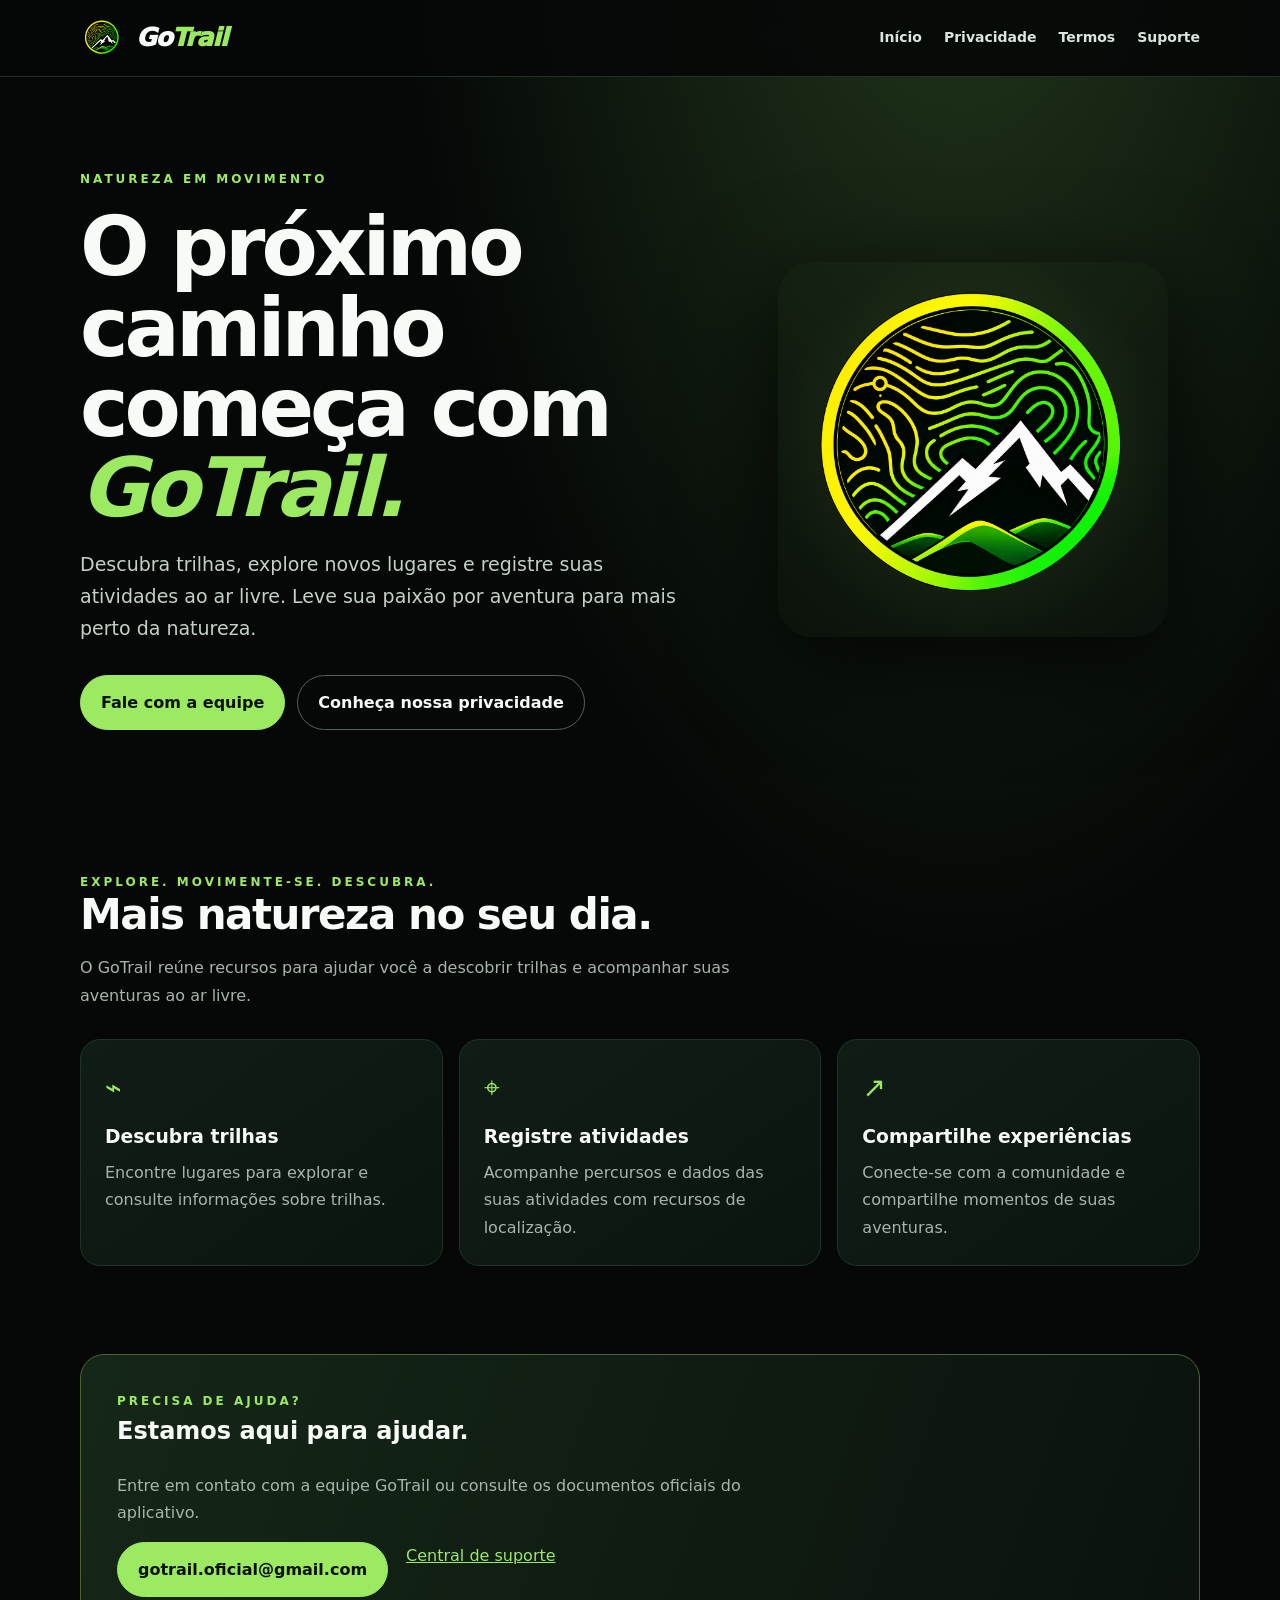
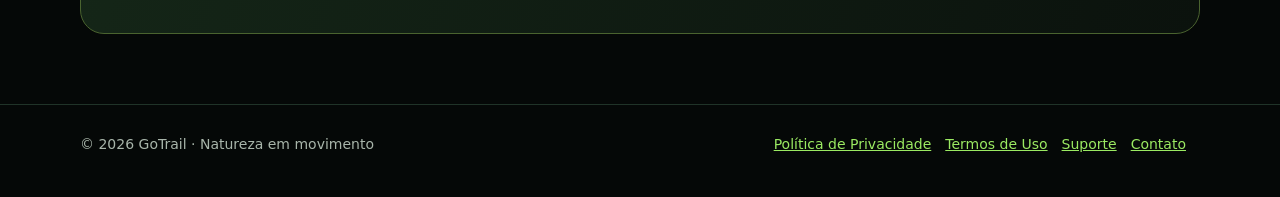
<file: index.html>
<!doctype html>
<html lang="pt-BR"><head><meta charset="utf-8"><meta name="viewport" content="width=device-width,initial-scale=1"><meta name="description" content="GoTrail — descubra trilhas, explore a natureza e registre suas atividades."><meta name="theme-color" content="#050807"><title>GoTrail — Natureza em movimento</title><link rel="stylesheet" href="assets/style.css"></head><body>
<header><div class="wrap nav"><a class="brand" href="index.html"><img src="assets/gotrail-icon.png" alt="Símbolo GoTrail"><span>Go<span>Trail</span></span></a><nav><a href="index.html">Início</a><a href="politica-de-privacidade.html">Privacidade</a><a href="termos-de-uso.html">Termos</a><a href="suporte.html">Suporte</a></nav></div></header>
<main><section class="wrap hero"><div><div class="eyebrow">Natureza em movimento</div><h1>O próximo caminho<br>começa com <em>GoTrail.</em></h1><p class="lead">Descubra trilhas, explore novos lugares e registre suas atividades ao ar livre. Leve sua paixão por aventura para mais perto da natureza.</p><div class="actions"><a class="btn" href="suporte.html">Fale com a equipe</a><a class="btn secondary" href="politica-de-privacidade.html">Conheça nossa privacidade</a></div></div><div class="hero-art"><img src="assets/gotrail-icon.png" alt="Símbolo oficial do GoTrail"></div></section>
<section class="wrap section"><div class="eyebrow">Explore. Movimente-se. Descubra.</div><h2>Mais natureza no seu dia.</h2><p class="sub">O GoTrail reúne recursos para ajudar você a descobrir trilhas e acompanhar suas aventuras ao ar livre.</p><div class="cards"><article class="card"><div class="symbol">⌁</div><h3>Descubra trilhas</h3><p>Encontre lugares para explorar e consulte informações sobre trilhas.</p></article><article class="card"><div class="symbol">⌖</div><h3>Registre atividades</h3><p>Acompanhe percursos e dados das suas atividades com recursos de localização.</p></article><article class="card"><div class="symbol">↗</div><h3>Compartilhe experiências</h3><p>Conecte-se com a comunidade e compartilhe momentos de suas aventuras.</p></article></div></section>
<section class="wrap"><div class="cta"><div class="eyebrow">Precisa de ajuda?</div><h2>Estamos aqui para ajudar.</h2><p class="sub">Entre em contato com a equipe GoTrail ou consulte os documentos oficiais do aplicativo.</p><div class="links"><a class="btn" href="mailto:gotrail.oficial@gmail.com">gotrail.oficial@gmail.com</a><a href="suporte.html">Central de suporte</a></div></div></section></main>
<footer><div class="wrap foot"><div>© 2026 GoTrail · Natureza em movimento</div><div><a href="politica-de-privacidade.html">Política de Privacidade</a><a href="termos-de-uso.html">Termos de Uso</a><a href="suporte.html">Suporte</a><a href="mailto:gotrail.oficial@gmail.com">Contato</a></div></div></footer></body></html>
</file>
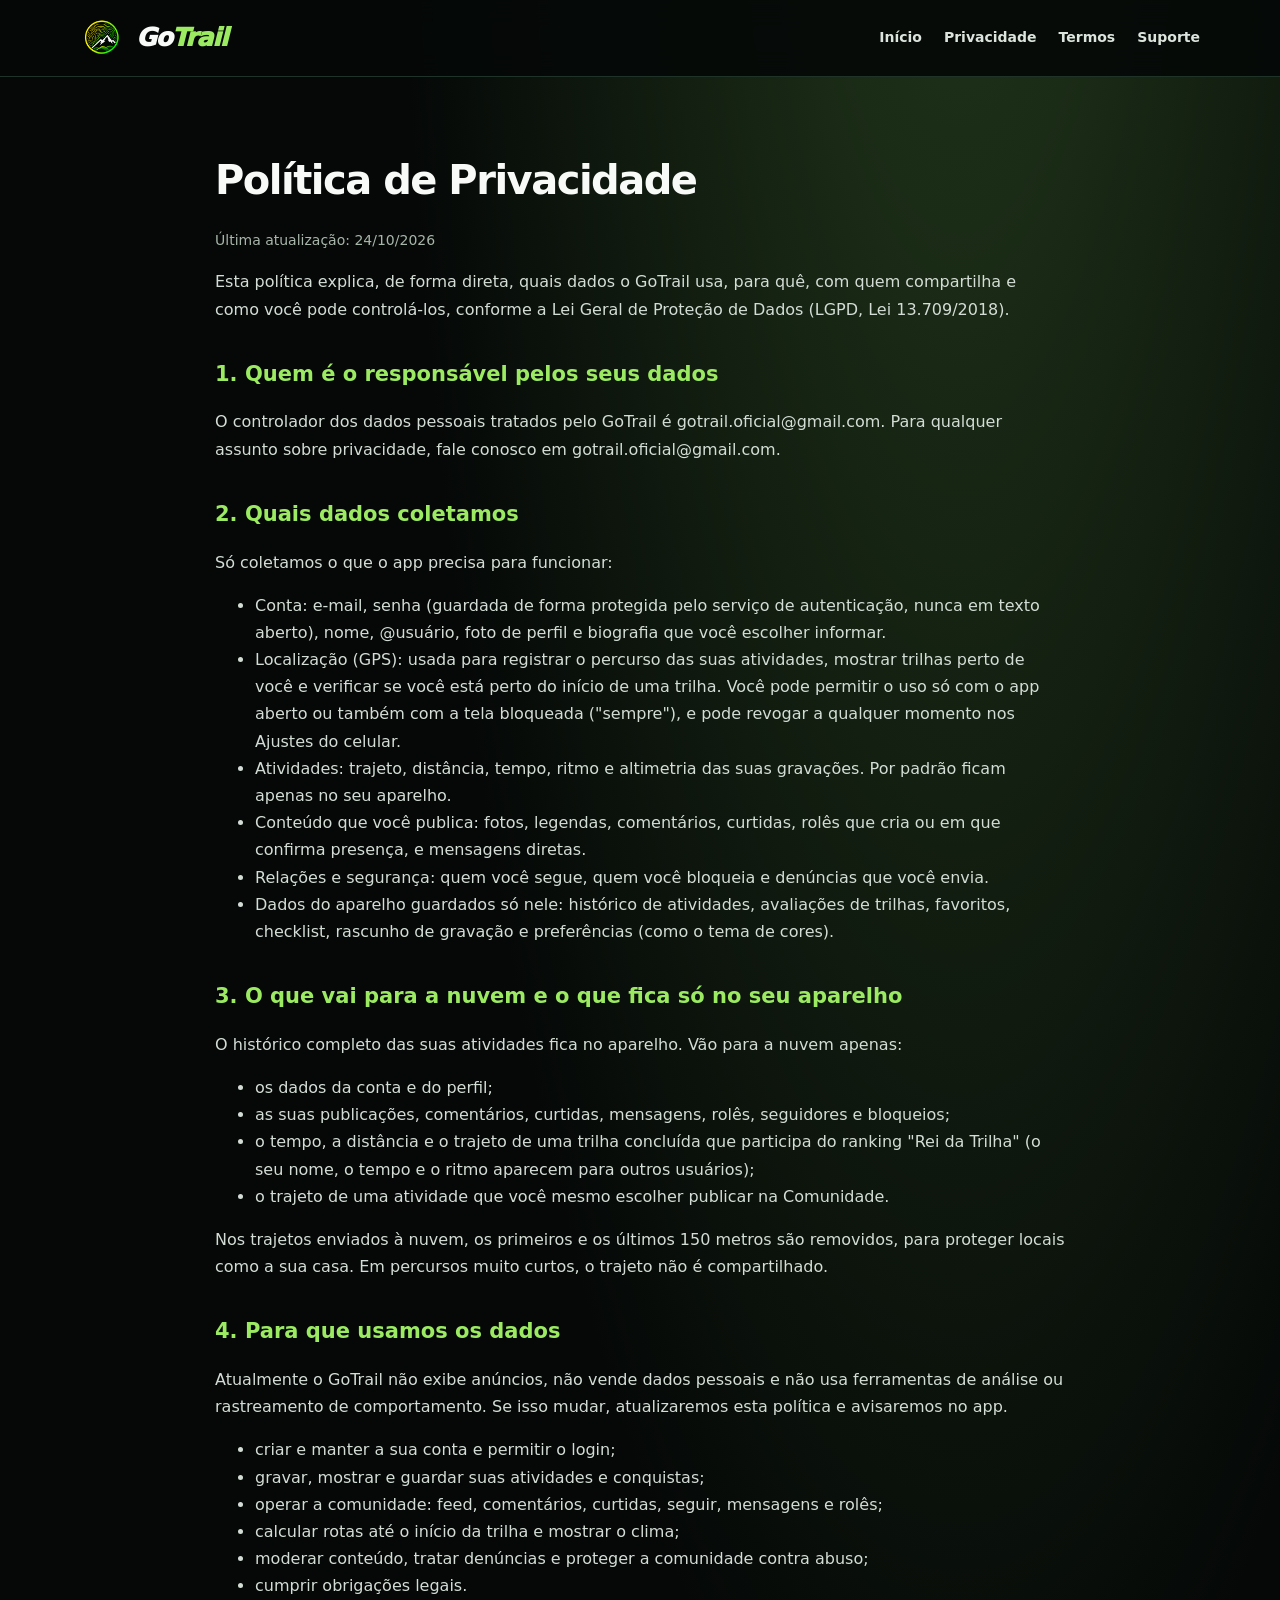
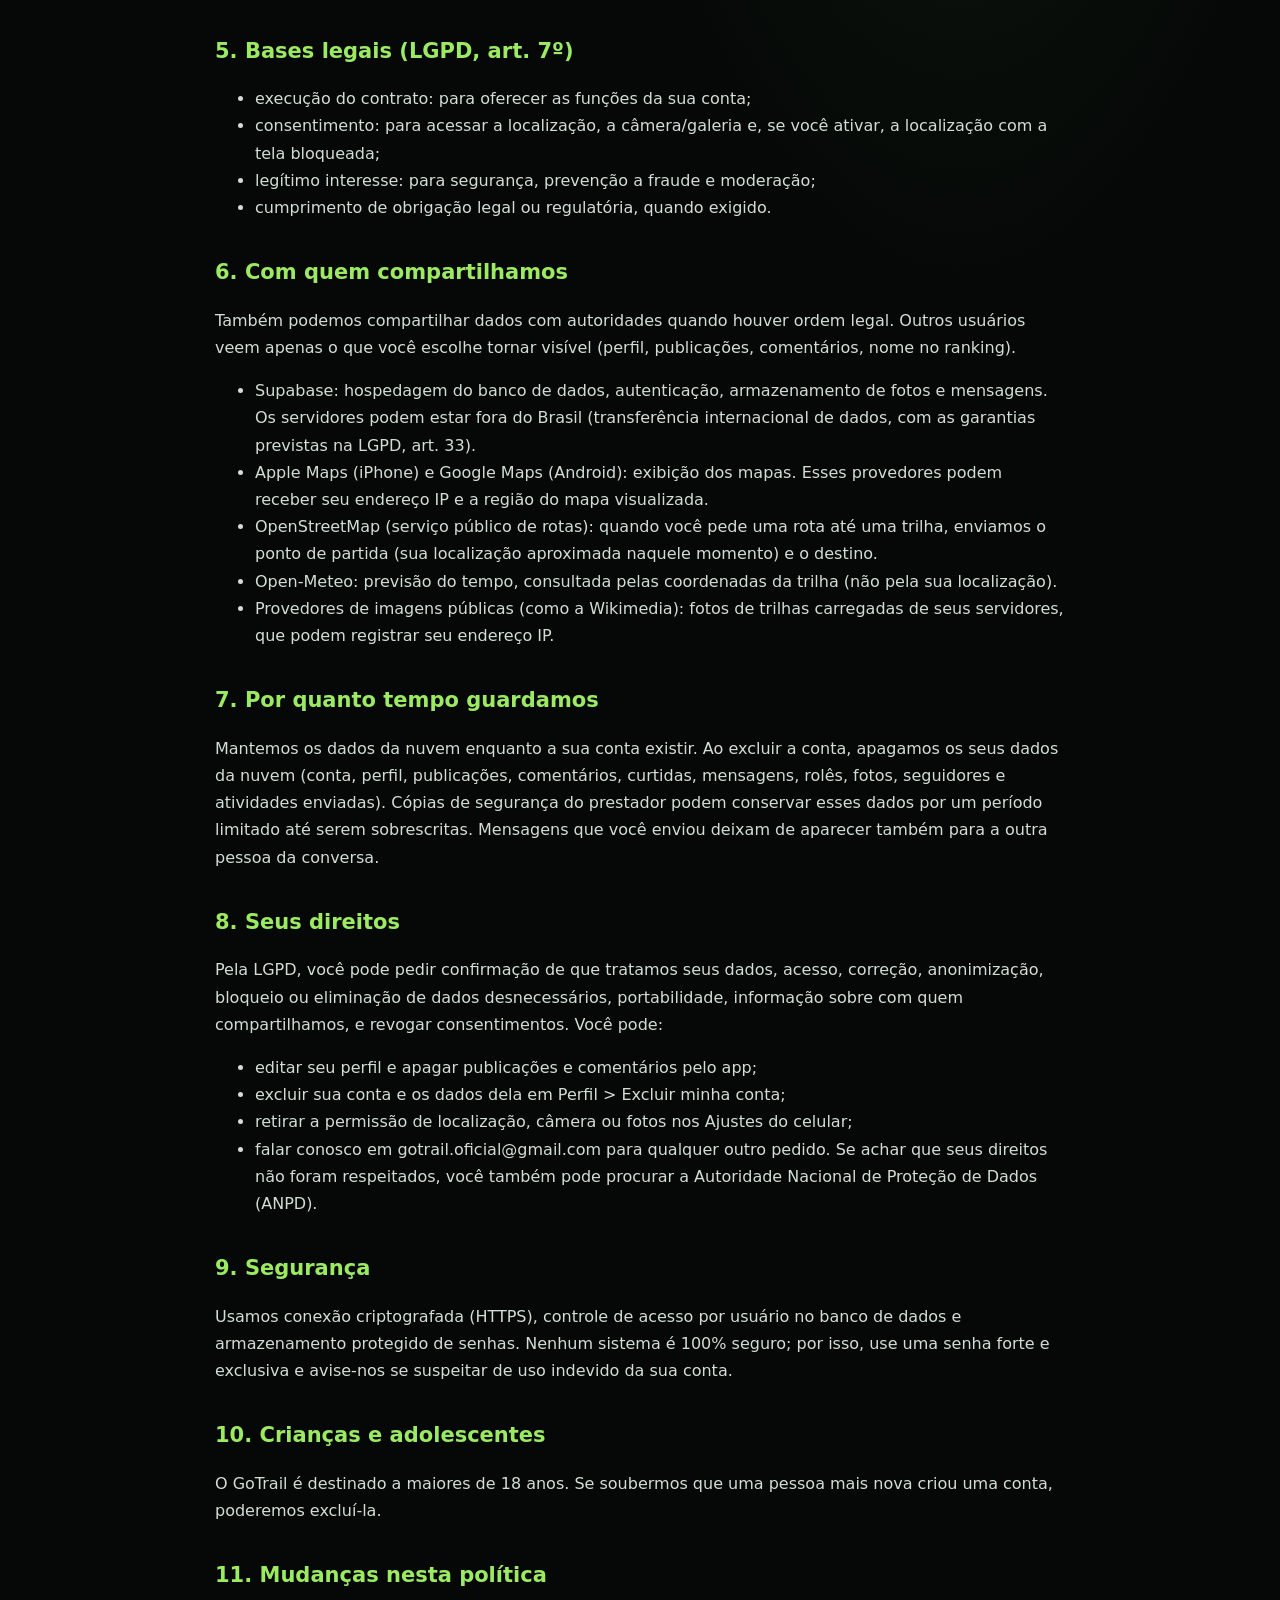
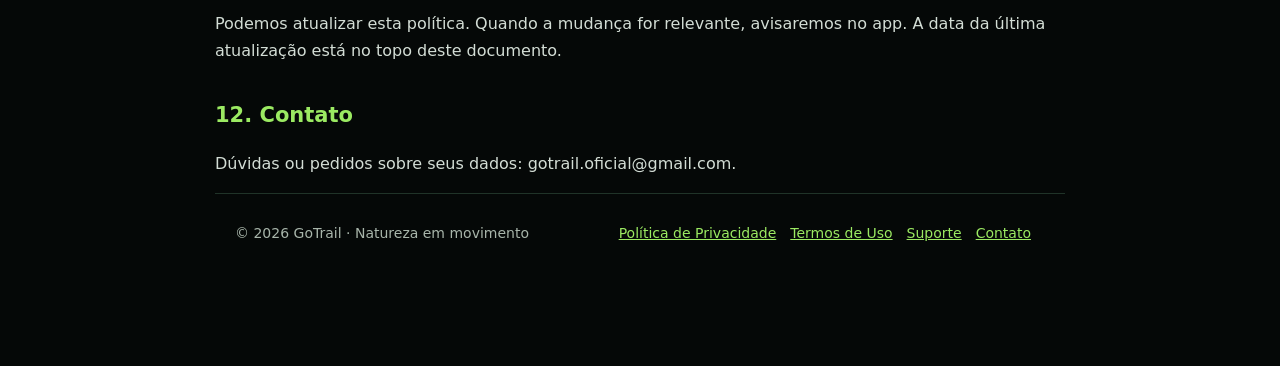
<file: politica-de-privacidade.html>
<!doctype html><html lang="pt-BR"><head><meta charset="utf-8"><meta name="viewport" content="width=device-width,initial-scale=1"><title>Política de Privacidade — GoTrail</title><link rel="stylesheet" href="assets/style.css"></head><body>
<header><div class="wrap nav"><a class="brand" href="index.html"><img src="assets/gotrail-icon.png" alt="Símbolo GoTrail"><span>Go<span>Trail</span></span></a><nav><a href="index.html">Início</a><a href="politica-de-privacidade.html">Privacidade</a><a href="termos-de-uso.html">Termos</a><a href="suporte.html">Suporte</a></nav></div></header><main class="wrap legal"><h1>Política de Privacidade</h1><p class="muted">Última atualização: 24/10/2026</p><p>Esta política explica, de forma direta, quais dados o GoTrail usa, para quê, com quem compartilha e como você pode controlá-los, conforme a Lei Geral de Proteção de Dados (LGPD, Lei 13.709/2018).</p>
<h2>1. Quem é o responsável pelos seus dados</h2>
<p>O controlador dos dados pessoais tratados pelo GoTrail é gotrail.oficial@gmail.com. Para qualquer assunto sobre privacidade, fale conosco em gotrail.oficial@gmail.com.</p>
<h2>2. Quais dados coletamos</h2>
<p>Só coletamos o que o app precisa para funcionar:</p>
<ul><li>Conta: e-mail, senha (guardada de forma protegida pelo serviço de autenticação, nunca em texto aberto), nome, @usuário, foto de perfil e biografia que você escolher informar.</li><li>Localização (GPS): usada para registrar o percurso das suas atividades, mostrar trilhas perto de você e verificar se você está perto do início de uma trilha. Você pode permitir o uso só com o app aberto ou também com a tela bloqueada ("sempre"), e pode revogar a qualquer momento nos Ajustes do celular.</li><li>Atividades: trajeto, distância, tempo, ritmo e altimetria das suas gravações. Por padrão ficam apenas no seu aparelho.</li><li>Conteúdo que você publica: fotos, legendas, comentários, curtidas, rolês que cria ou em que confirma presença, e mensagens diretas.</li><li>Relações e segurança: quem você segue, quem você bloqueia e denúncias que você envia.</li><li>Dados do aparelho guardados só nele: histórico de atividades, avaliações de trilhas, favoritos, checklist, rascunho de gravação e preferências (como o tema de cores).</li></ul>
<h2>3. O que vai para a nuvem e o que fica só no seu aparelho</h2>
<p>O histórico completo das suas atividades fica no aparelho. Vão para a nuvem apenas:</p>
<ul><li>os dados da conta e do perfil;</li><li>as suas publicações, comentários, curtidas, mensagens, rolês, seguidores e bloqueios;</li><li>o tempo, a distância e o trajeto de uma trilha concluída que participa do ranking "Rei da Trilha" (o seu nome, o tempo e o ritmo aparecem para outros usuários);</li><li>o trajeto de uma atividade que você mesmo escolher publicar na Comunidade.</li></ul>
<p>Nos trajetos enviados à nuvem, os primeiros e os últimos 150 metros são removidos, para proteger locais como a sua casa. Em percursos muito curtos, o trajeto não é compartilhado.</p>
<h2>4. Para que usamos os dados</h2>
<p>Atualmente o GoTrail não exibe anúncios, não vende dados pessoais e não usa ferramentas de análise ou rastreamento de comportamento. Se isso mudar, atualizaremos esta política e avisaremos no app.</p>
<ul><li>criar e manter a sua conta e permitir o login;</li><li>gravar, mostrar e guardar suas atividades e conquistas;</li><li>operar a comunidade: feed, comentários, curtidas, seguir, mensagens e rolês;</li><li>calcular rotas até o início da trilha e mostrar o clima;</li><li>moderar conteúdo, tratar denúncias e proteger a comunidade contra abuso;</li><li>cumprir obrigações legais.</li></ul>
<h2>5. Bases legais (LGPD, art. 7º)</h2>
<ul><li>execução do contrato: para oferecer as funções da sua conta;</li><li>consentimento: para acessar a localização, a câmera/galeria e, se você ativar, a localização com a tela bloqueada;</li><li>legítimo interesse: para segurança, prevenção a fraude e moderação;</li><li>cumprimento de obrigação legal ou regulatória, quando exigido.</li></ul>
<h2>6. Com quem compartilhamos</h2>
<p>Também podemos compartilhar dados com autoridades quando houver ordem legal. Outros usuários veem apenas o que você escolhe tornar visível (perfil, publicações, comentários, nome no ranking).</p>
<ul><li>Supabase: hospedagem do banco de dados, autenticação, armazenamento de fotos e mensagens. Os servidores podem estar fora do Brasil (transferência internacional de dados, com as garantias previstas na LGPD, art. 33).</li><li>Apple Maps (iPhone) e Google Maps (Android): exibição dos mapas. Esses provedores podem receber seu endereço IP e a região do mapa visualizada.</li><li>OpenStreetMap (serviço público de rotas): quando você pede uma rota até uma trilha, enviamos o ponto de partida (sua localização aproximada naquele momento) e o destino.</li><li>Open-Meteo: previsão do tempo, consultada pelas coordenadas da trilha (não pela sua localização).</li><li>Provedores de imagens públicas (como a Wikimedia): fotos de trilhas carregadas de seus servidores, que podem registrar seu endereço IP.</li></ul>
<h2>7. Por quanto tempo guardamos</h2>
<p>Mantemos os dados da nuvem enquanto a sua conta existir. Ao excluir a conta, apagamos os seus dados da nuvem (conta, perfil, publicações, comentários, curtidas, mensagens, rolês, fotos, seguidores e atividades enviadas). Cópias de segurança do prestador podem conservar esses dados por um período limitado até serem sobrescritas. Mensagens que você enviou deixam de aparecer também para a outra pessoa da conversa.</p>
<h2>8. Seus direitos</h2>
<p>Pela LGPD, você pode pedir confirmação de que tratamos seus dados, acesso, correção, anonimização, bloqueio ou eliminação de dados desnecessários, portabilidade, informação sobre com quem compartilhamos, e revogar consentimentos. Você pode:</p>
<ul><li>editar seu perfil e apagar publicações e comentários pelo app;</li><li>excluir sua conta e os dados dela em Perfil &gt; Excluir minha conta;</li><li>retirar a permissão de localização, câmera ou fotos nos Ajustes do celular;</li><li>falar conosco em gotrail.oficial@gmail.com para qualquer outro pedido. Se achar que seus direitos não foram respeitados, você também pode procurar a Autoridade Nacional de Proteção de Dados (ANPD).</li></ul>
<h2>9. Segurança</h2>
<p>Usamos conexão criptografada (HTTPS), controle de acesso por usuário no banco de dados e armazenamento protegido de senhas. Nenhum sistema é 100% seguro; por isso, use uma senha forte e exclusiva e avise-nos se suspeitar de uso indevido da sua conta.</p>
<h2>10. Crianças e adolescentes</h2>
<p>O GoTrail é destinado a maiores de 18 anos. Se soubermos que uma pessoa mais nova criou uma conta, poderemos excluí-la.</p>
<h2>11. Mudanças nesta política</h2>
<p>Podemos atualizar esta política. Quando a mudança for relevante, avisaremos no app. A data da última atualização está no topo deste documento.</p>
<h2>12. Contato</h2>
<p>Dúvidas ou pedidos sobre seus dados: gotrail.oficial@gmail.com.</p><footer><div class="wrap foot"><div>© 2026 GoTrail · Natureza em movimento</div><div><a href="politica-de-privacidade.html">Política de Privacidade</a><a href="termos-de-uso.html">Termos de Uso</a><a href="suporte.html">Suporte</a><a href="mailto:gotrail.oficial@gmail.com">Contato</a></div></div></footer></main></body></html>
</file>
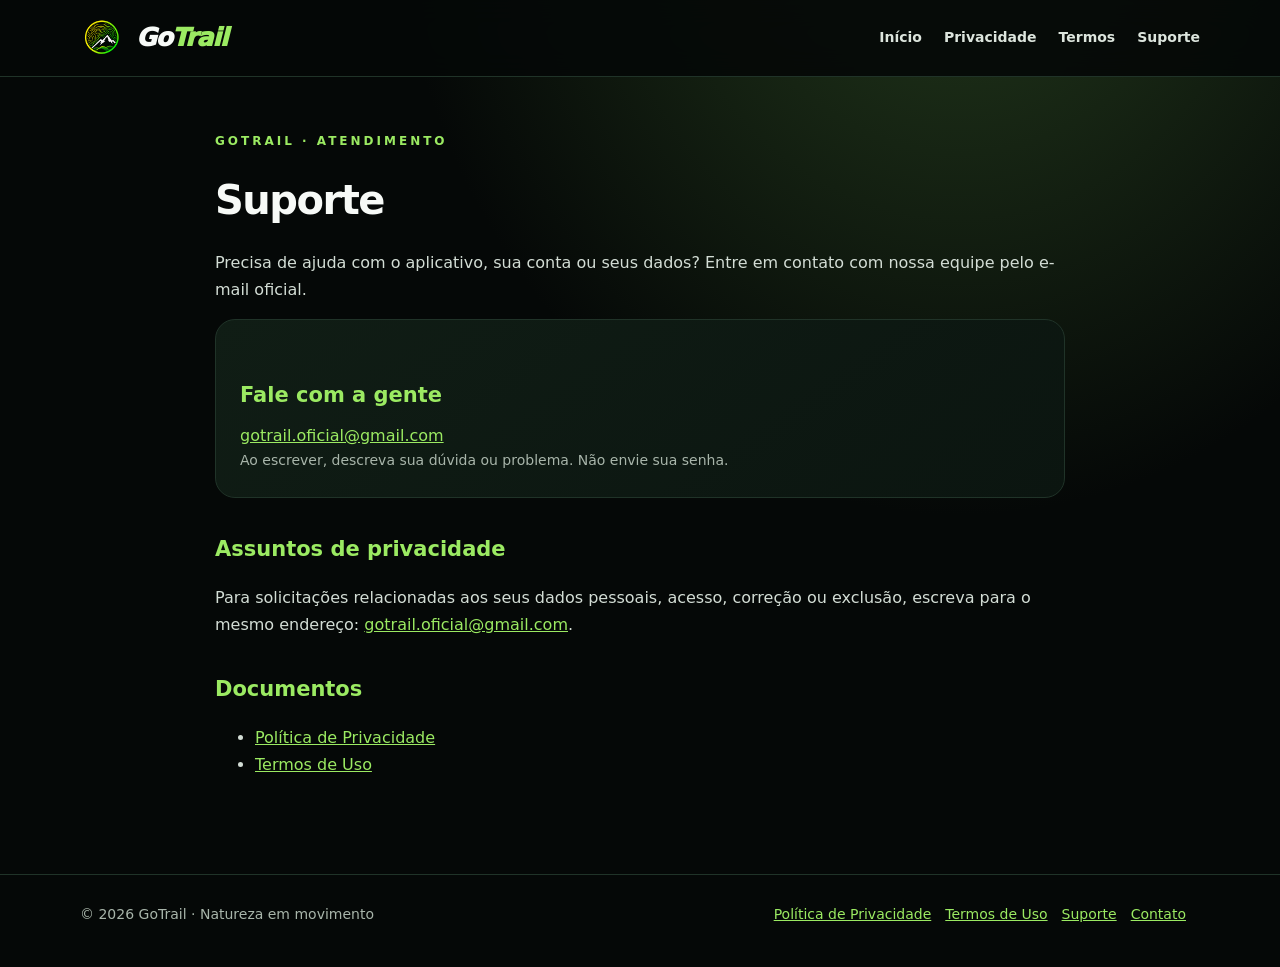
<file: suporte.html>
<!doctype html><html lang="pt-BR"><head><meta charset="utf-8"><meta name="viewport" content="width=device-width,initial-scale=1"><meta name="theme-color" content="#050807"><title>Suporte — GoTrail</title><link rel="stylesheet" href="assets/style.css"></head><body><header><div class="wrap nav"><a class="brand" href="index.html"><img src="assets/gotrail-icon.png" alt="Símbolo GoTrail"><span>Go<span>Trail</span></span></a><nav><a href="index.html">Início</a><a href="politica-de-privacidade.html">Privacidade</a><a href="termos-de-uso.html">Termos</a><a href="suporte.html">Suporte</a></nav></div></header><main class="wrap legal"><div class="eyebrow">GoTrail · Atendimento</div><h1>Suporte</h1><p>Precisa de ajuda com o aplicativo, sua conta ou seus dados? Entre em contato com nossa equipe pelo e-mail oficial.</p><section class="card"><h2>Fale com a gente</h2><p><a href="mailto:gotrail.oficial@gmail.com">gotrail.oficial@gmail.com</a></p><p class="muted">Ao escrever, descreva sua dúvida ou problema. Não envie sua senha.</p></section><h2>Assuntos de privacidade</h2><p>Para solicitações relacionadas aos seus dados pessoais, acesso, correção ou exclusão, escreva para o mesmo endereço: <a href="mailto:gotrail.oficial@gmail.com">gotrail.oficial@gmail.com</a>.</p><h2>Documentos</h2><ul><li><a href="politica-de-privacidade.html">Política de Privacidade</a></li><li><a href="termos-de-uso.html">Termos de Uso</a></li></ul></main><footer><div class="wrap foot"><div>© 2026 GoTrail · Natureza em movimento</div><div><a href="politica-de-privacidade.html">Política de Privacidade</a><a href="termos-de-uso.html">Termos de Uso</a><a href="suporte.html">Suporte</a><a href="mailto:gotrail.oficial@gmail.com">Contato</a></div></div></footer></body></html>
</file>
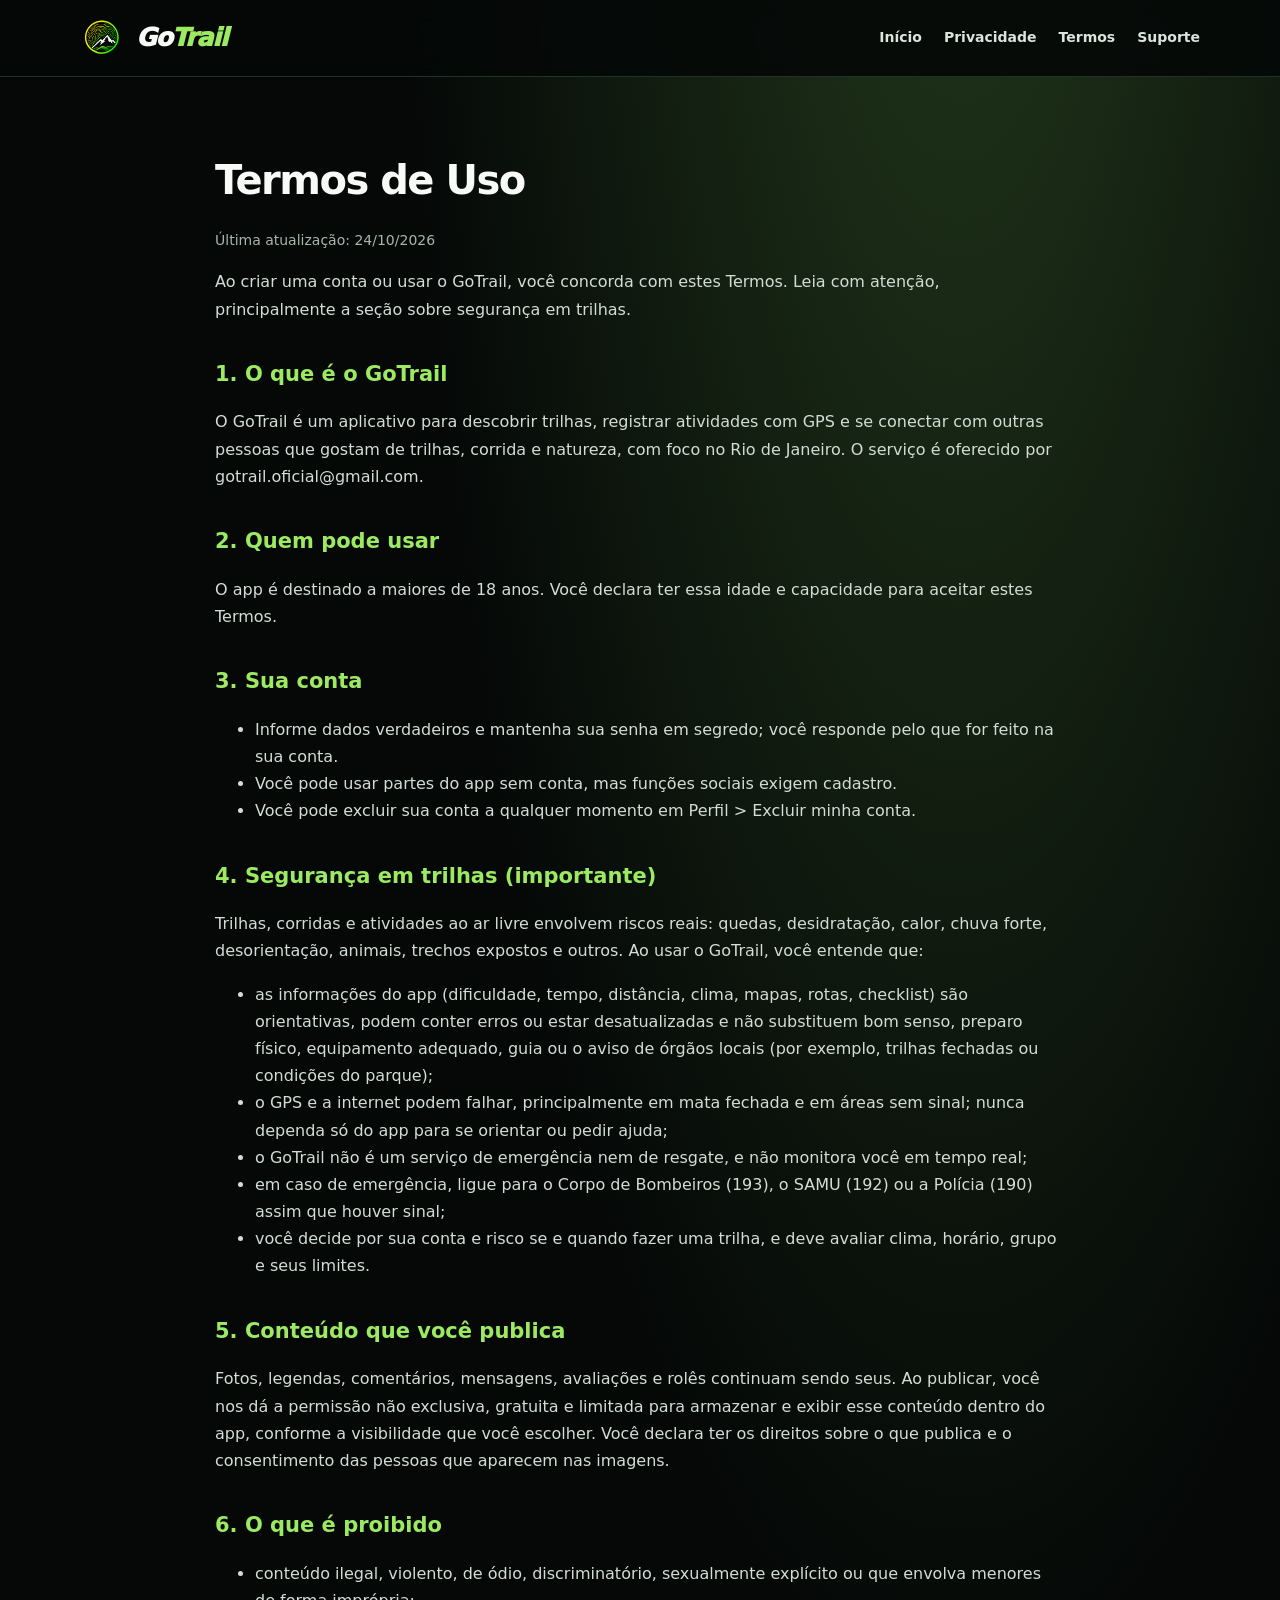
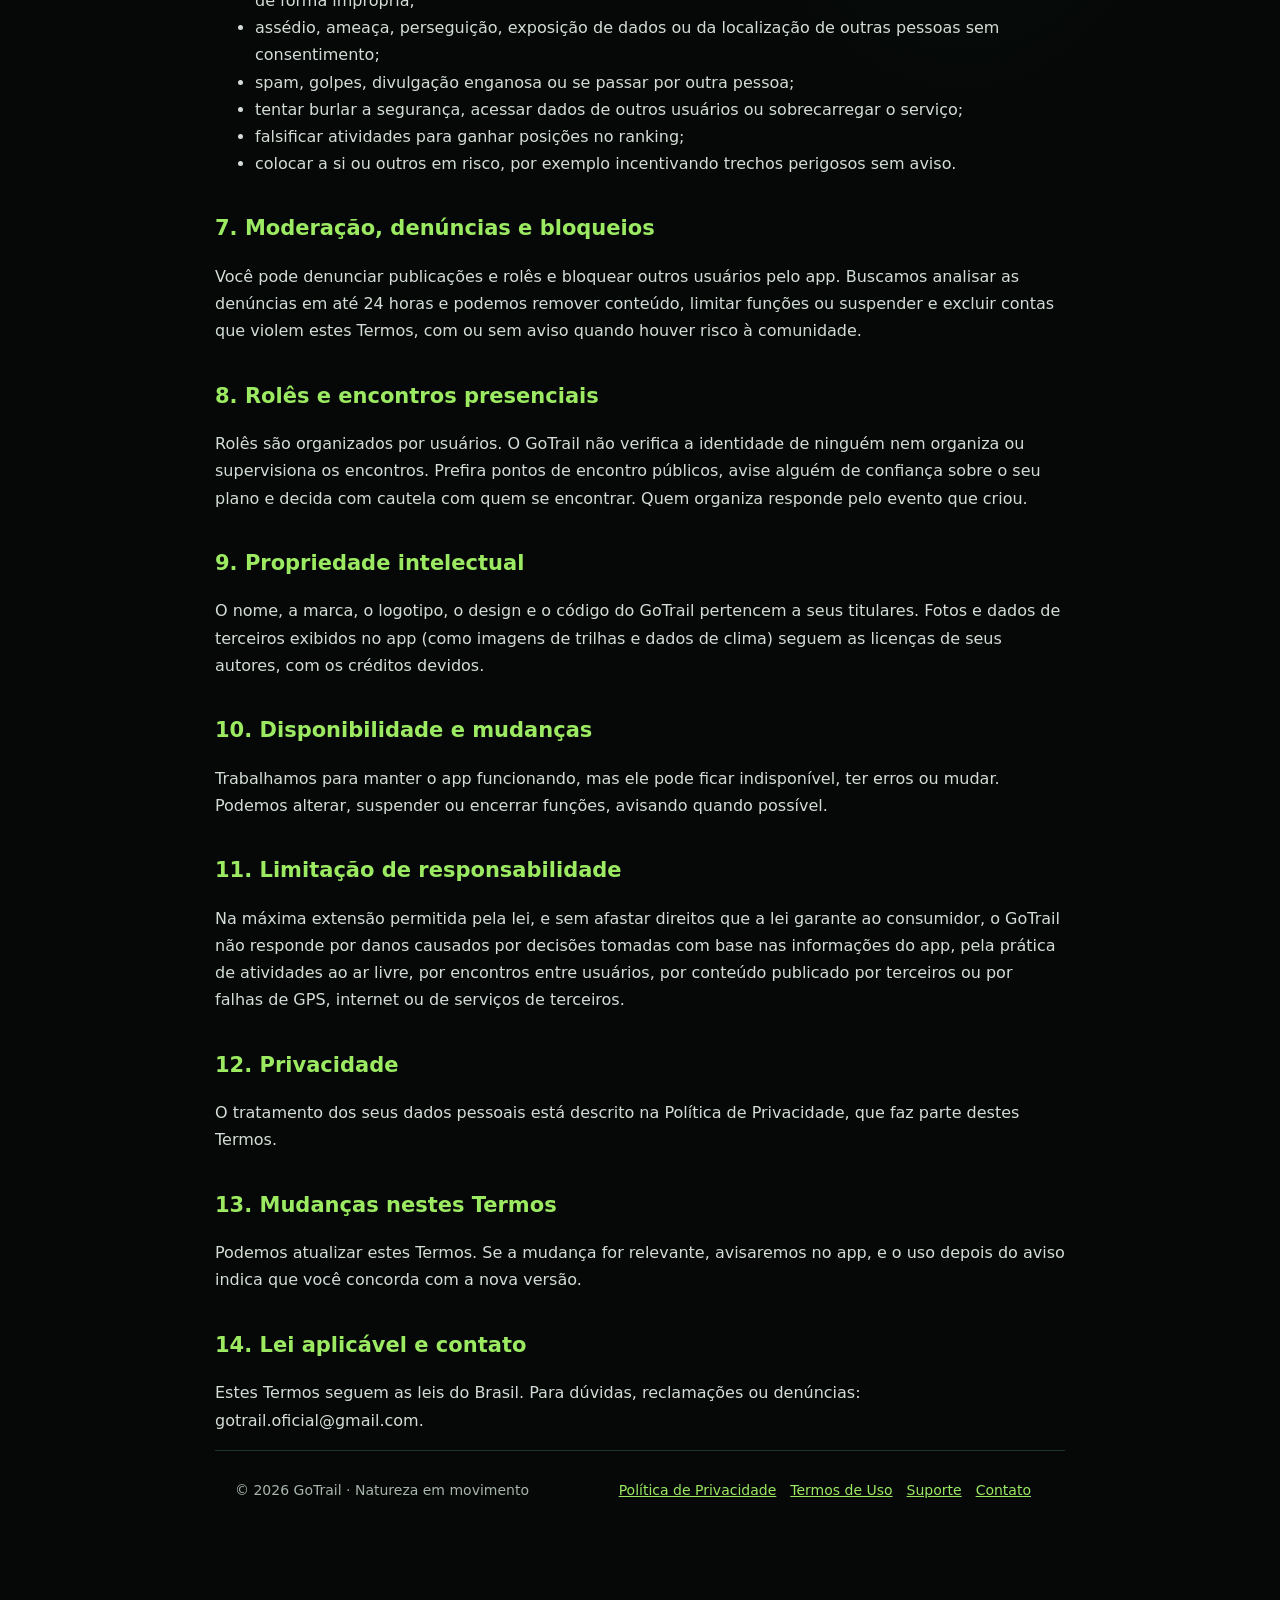
<file: termos-de-uso.html>
<!doctype html><html lang="pt-BR"><head><meta charset="utf-8"><meta name="viewport" content="width=device-width,initial-scale=1"><title>Termos de Uso — GoTrail</title><link rel="stylesheet" href="assets/style.css"></head><body>
<header><div class="wrap nav"><a class="brand" href="index.html"><img src="assets/gotrail-icon.png" alt="Símbolo GoTrail"><span>Go<span>Trail</span></span></a><nav><a href="index.html">Início</a><a href="politica-de-privacidade.html">Privacidade</a><a href="termos-de-uso.html">Termos</a><a href="suporte.html">Suporte</a></nav></div></header><main class="wrap legal"><h1>Termos de Uso</h1><p class="muted">Última atualização: 24/10/2026</p><p>Ao criar uma conta ou usar o GoTrail, você concorda com estes Termos. Leia com atenção, principalmente a seção sobre segurança em trilhas.</p>
<h2>1. O que é o GoTrail</h2>
<p>O GoTrail é um aplicativo para descobrir trilhas, registrar atividades com GPS e se conectar com outras pessoas que gostam de trilhas, corrida e natureza, com foco no Rio de Janeiro. O serviço é oferecido por gotrail.oficial@gmail.com.</p>
<h2>2. Quem pode usar</h2>
<p>O app é destinado a maiores de 18 anos. Você declara ter essa idade e capacidade para aceitar estes Termos.</p>
<h2>3. Sua conta</h2>
<ul><li>Informe dados verdadeiros e mantenha sua senha em segredo; você responde pelo que for feito na sua conta.</li><li>Você pode usar partes do app sem conta, mas funções sociais exigem cadastro.</li><li>Você pode excluir sua conta a qualquer momento em Perfil &gt; Excluir minha conta.</li></ul>
<h2>4. Segurança em trilhas (importante)</h2>
<p>Trilhas, corridas e atividades ao ar livre envolvem riscos reais: quedas, desidratação, calor, chuva forte, desorientação, animais, trechos expostos e outros. Ao usar o GoTrail, você entende que:</p>
<ul><li>as informações do app (dificuldade, tempo, distância, clima, mapas, rotas, checklist) são orientativas, podem conter erros ou estar desatualizadas e não substituem bom senso, preparo físico, equipamento adequado, guia ou o aviso de órgãos locais (por exemplo, trilhas fechadas ou condições do parque);</li><li>o GPS e a internet podem falhar, principalmente em mata fechada e em áreas sem sinal; nunca dependa só do app para se orientar ou pedir ajuda;</li><li>o GoTrail não é um serviço de emergência nem de resgate, e não monitora você em tempo real;</li><li>em caso de emergência, ligue para o Corpo de Bombeiros (193), o SAMU (192) ou a Polícia (190) assim que houver sinal;</li><li>você decide por sua conta e risco se e quando fazer uma trilha, e deve avaliar clima, horário, grupo e seus limites.</li></ul>
<h2>5. Conteúdo que você publica</h2>
<p>Fotos, legendas, comentários, mensagens, avaliações e rolês continuam sendo seus. Ao publicar, você nos dá a permissão não exclusiva, gratuita e limitada para armazenar e exibir esse conteúdo dentro do app, conforme a visibilidade que você escolher. Você declara ter os direitos sobre o que publica e o consentimento das pessoas que aparecem nas imagens.</p>
<h2>6. O que é proibido</h2>
<ul><li>conteúdo ilegal, violento, de ódio, discriminatório, sexualmente explícito ou que envolva menores de forma imprópria;</li><li>assédio, ameaça, perseguição, exposição de dados ou da localização de outras pessoas sem consentimento;</li><li>spam, golpes, divulgação enganosa ou se passar por outra pessoa;</li><li>tentar burlar a segurança, acessar dados de outros usuários ou sobrecarregar o serviço;</li><li>falsificar atividades para ganhar posições no ranking;</li><li>colocar a si ou outros em risco, por exemplo incentivando trechos perigosos sem aviso.</li></ul>
<h2>7. Moderação, denúncias e bloqueios</h2>
<p>Você pode denunciar publicações e rolês e bloquear outros usuários pelo app. Buscamos analisar as denúncias em até 24 horas e podemos remover conteúdo, limitar funções ou suspender e excluir contas que violem estes Termos, com ou sem aviso quando houver risco à comunidade.</p>
<h2>8. Rolês e encontros presenciais</h2>
<p>Rolês são organizados por usuários. O GoTrail não verifica a identidade de ninguém nem organiza ou supervisiona os encontros. Prefira pontos de encontro públicos, avise alguém de confiança sobre o seu plano e decida com cautela com quem se encontrar. Quem organiza responde pelo evento que criou.</p>
<h2>9. Propriedade intelectual</h2>
<p>O nome, a marca, o logotipo, o design e o código do GoTrail pertencem a seus titulares. Fotos e dados de terceiros exibidos no app (como imagens de trilhas e dados de clima) seguem as licenças de seus autores, com os créditos devidos.</p>
<h2>10. Disponibilidade e mudanças</h2>
<p>Trabalhamos para manter o app funcionando, mas ele pode ficar indisponível, ter erros ou mudar. Podemos alterar, suspender ou encerrar funções, avisando quando possível.</p>
<h2>11. Limitação de responsabilidade</h2>
<p>Na máxima extensão permitida pela lei, e sem afastar direitos que a lei garante ao consumidor, o GoTrail não responde por danos causados por decisões tomadas com base nas informações do app, pela prática de atividades ao ar livre, por encontros entre usuários, por conteúdo publicado por terceiros ou por falhas de GPS, internet ou de serviços de terceiros.</p>
<h2>12. Privacidade</h2>
<p>O tratamento dos seus dados pessoais está descrito na Política de Privacidade, que faz parte destes Termos.</p>
<h2>13. Mudanças nestes Termos</h2>
<p>Podemos atualizar estes Termos. Se a mudança for relevante, avisaremos no app, e o uso depois do aviso indica que você concorda com a nova versão.</p>
<h2>14. Lei aplicável e contato</h2>
<p>Estes Termos seguem as leis do Brasil. Para dúvidas, reclamações ou denúncias: gotrail.oficial@gmail.com.</p><footer><div class="wrap foot"><div>© 2026 GoTrail · Natureza em movimento</div><div><a href="politica-de-privacidade.html">Política de Privacidade</a><a href="termos-de-uso.html">Termos de Uso</a><a href="suporte.html">Suporte</a><a href="mailto:gotrail.oficial@gmail.com">Contato</a></div></div></footer></main></body></html>
</file>
<file: assets/style.css>
:root{--bg:#050807;--panel:#0b1510;--panel2:#101d15;--text:#f7faf7;--muted:#a8b5aa;--line:#203328;--yellow:#f4d51d;--lime:#9bea62;--green:#07130f;--max:1120px}
*{box-sizing:border-box}html{scroll-behavior:smooth}body{margin:0;background:radial-gradient(ellipse at 75% -15%,#243b1d 0,transparent 42%),var(--bg);color:var(--text);font:16px/1.7 Inter,ui-sans-serif,system-ui,-apple-system,"Segoe UI",sans-serif}
a{color:var(--lime)}a:hover{color:var(--yellow)}.wrap{width:min(var(--max),calc(100% - 40px));margin:auto}
header{position:sticky;top:0;z-index:5;background:rgba(5,8,7,.9);backdrop-filter:blur(14px);border-bottom:1px solid var(--line)}
.nav{height:76px;display:flex;align-items:center;justify-content:space-between;gap:20px}.brand{display:flex;align-items:center;gap:12px;color:var(--text);text-decoration:none;font-size:25px;font-weight:950;font-style:italic;letter-spacing:-1px}.brand img{width:44px;height:44px;object-fit:contain;border-radius:12px}.brand span span{color:var(--lime)}nav{display:flex;gap:22px;flex-wrap:wrap}nav a{text-decoration:none;color:#dce5dd;font-weight:650;font-size:14px}
.hero{padding:92px 0 78px;min-height:510px;display:grid;grid-template-columns:1.15fr .85fr;align-items:center;gap:50px}.eyebrow{color:var(--lime);font-weight:800;text-transform:uppercase;letter-spacing:3px;font-size:12px}.hero h1{font-size:clamp(46px,7vw,82px);line-height:.98;letter-spacing:-4px;margin:18px 0}.hero h1 em{font-style:italic;color:var(--lime)}.lead{font-size:19px;color:#c4d0c6;max-width:610px}.actions{display:flex;gap:12px;flex-wrap:wrap;margin-top:30px}.btn{display:inline-flex;align-items:center;justify-content:center;padding:13px 20px;border-radius:999px;text-decoration:none;font-weight:850;border:1px solid var(--lime);background:var(--lime);color:#081008}.btn.secondary{background:transparent;color:var(--text);border-color:#536354}.hero-art{display:grid;place-items:center;position:relative}.hero-art:before{content:"";position:absolute;width:90%;aspect-ratio:1;border-radius:50%;background:radial-gradient(circle,#9bea6220,transparent 68%)}.hero-art img{position:relative;width:min(100%,390px);border-radius:34px;box-shadow:0 25px 100px #000b}
.section{padding:64px 0}.section h2{font-size:clamp(28px,4vw,42px);line-height:1.1;margin:0 0 14px;letter-spacing:-1.5px}.sub{color:var(--muted);max-width:700px}.cards{display:grid;grid-template-columns:repeat(3,1fr);gap:16px;margin-top:30px}.card{background:linear-gradient(145deg,var(--panel2),var(--panel));border:1px solid var(--line);border-radius:20px;padding:24px}.card .symbol{font-size:28px;color:var(--lime)}.card h3{margin:10px 0 6px}.card p{color:var(--muted);margin:0}
.cta{padding:36px;border:1px solid #4a632f;background:linear-gradient(110deg,#152718,#0b120d);border-radius:24px;margin:24px 0 70px}.cta h2{margin-top:0}.links{display:flex;gap:18px;flex-wrap:wrap}
footer{border-top:1px solid var(--line);padding:28px 0 40px;color:var(--muted);font-size:14px}.foot{display:flex;justify-content:space-between;gap:18px;flex-wrap:wrap}.foot a{margin-right:14px}
.legal{max-width:850px;padding:54px 0 80px}.legal h1{font-size:40px;line-height:1.1;letter-spacing:-1.5px}.legal h2{font-size:21px;color:var(--lime);margin:34px 0 8px}.legal p,.legal li{color:#d3ddd5}.legal .muted{color:var(--muted);font-size:14px}.legal a{overflow-wrap:anywhere}
@media(max-width:760px){.nav{height:auto;min-height:70px;align-items:flex-start;padding:14px 0;flex-direction:column}.hero{grid-template-columns:1fr;padding:62px 0 44px;gap:28px}.hero-art img{width:min(78%,320px)}.cards{grid-template-columns:1fr}.hero h1{letter-spacing:-2px}.section{padding:44px 0}}
</file>
